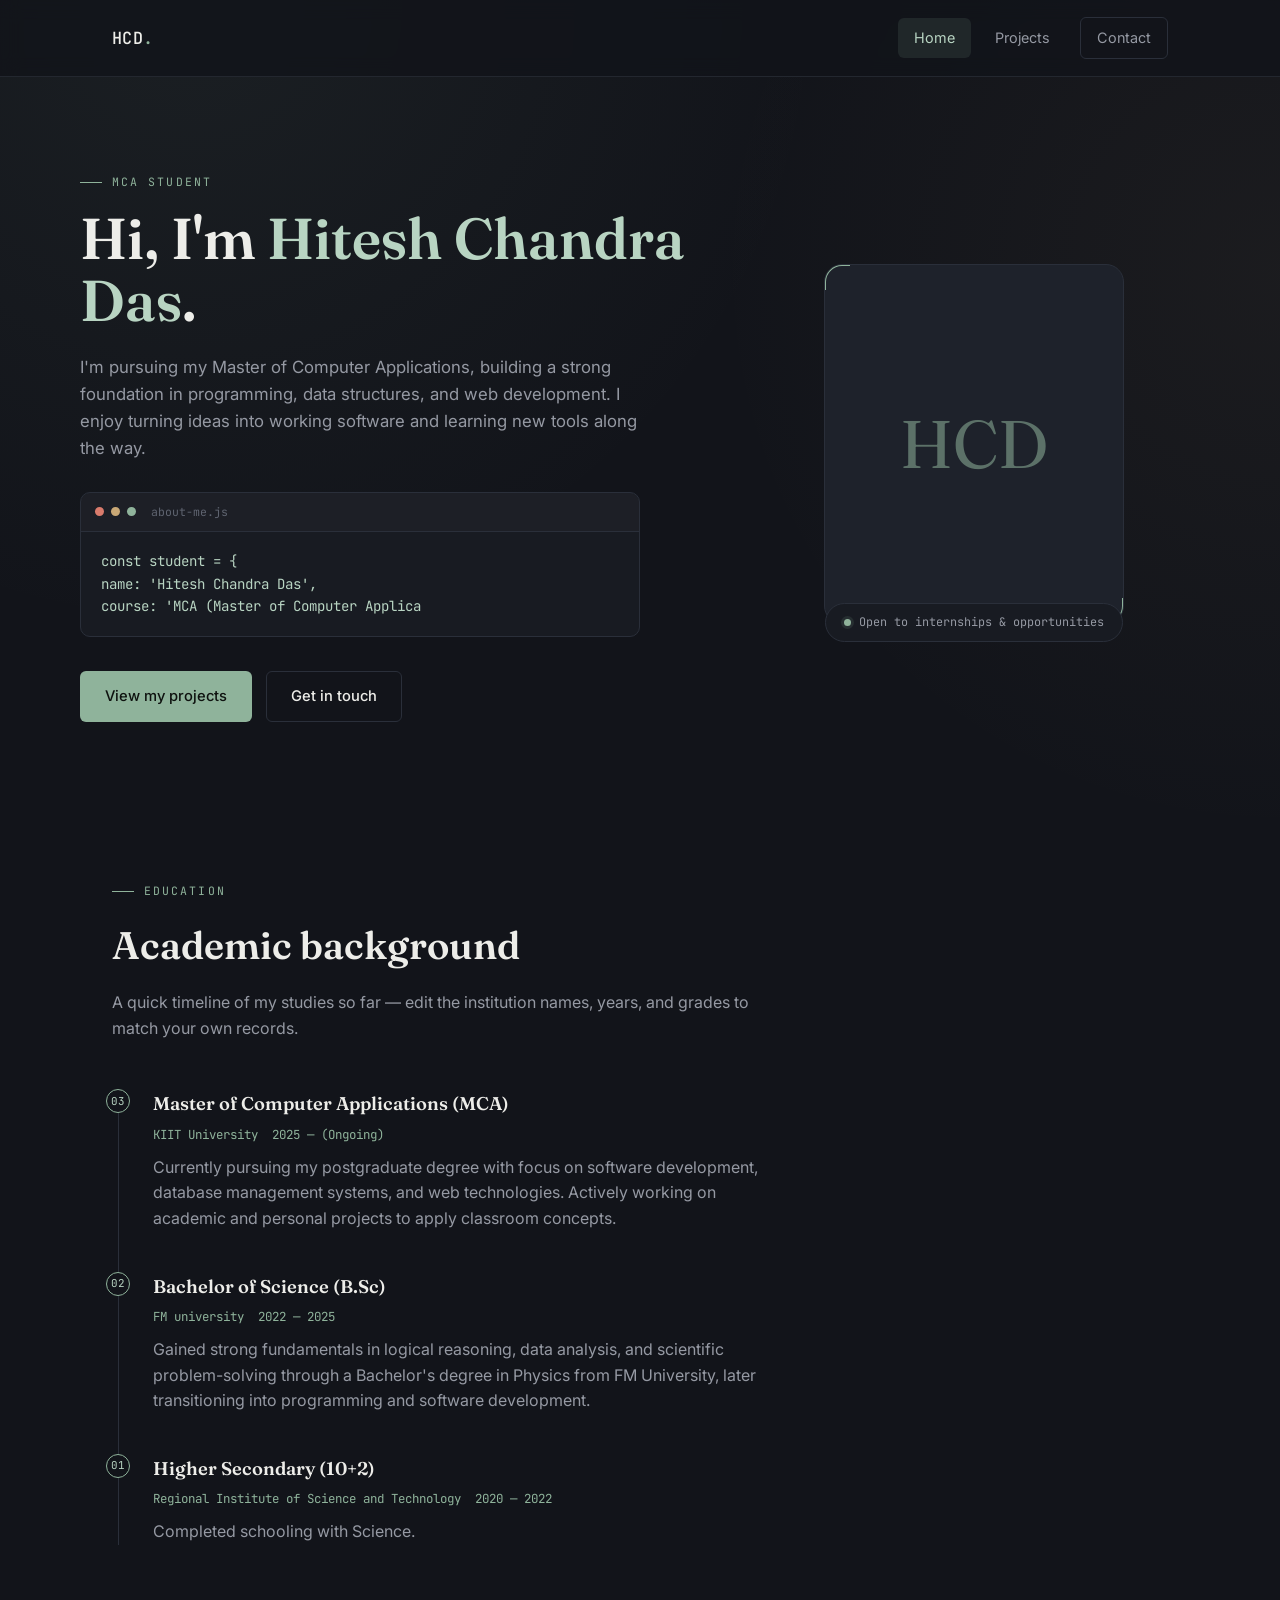
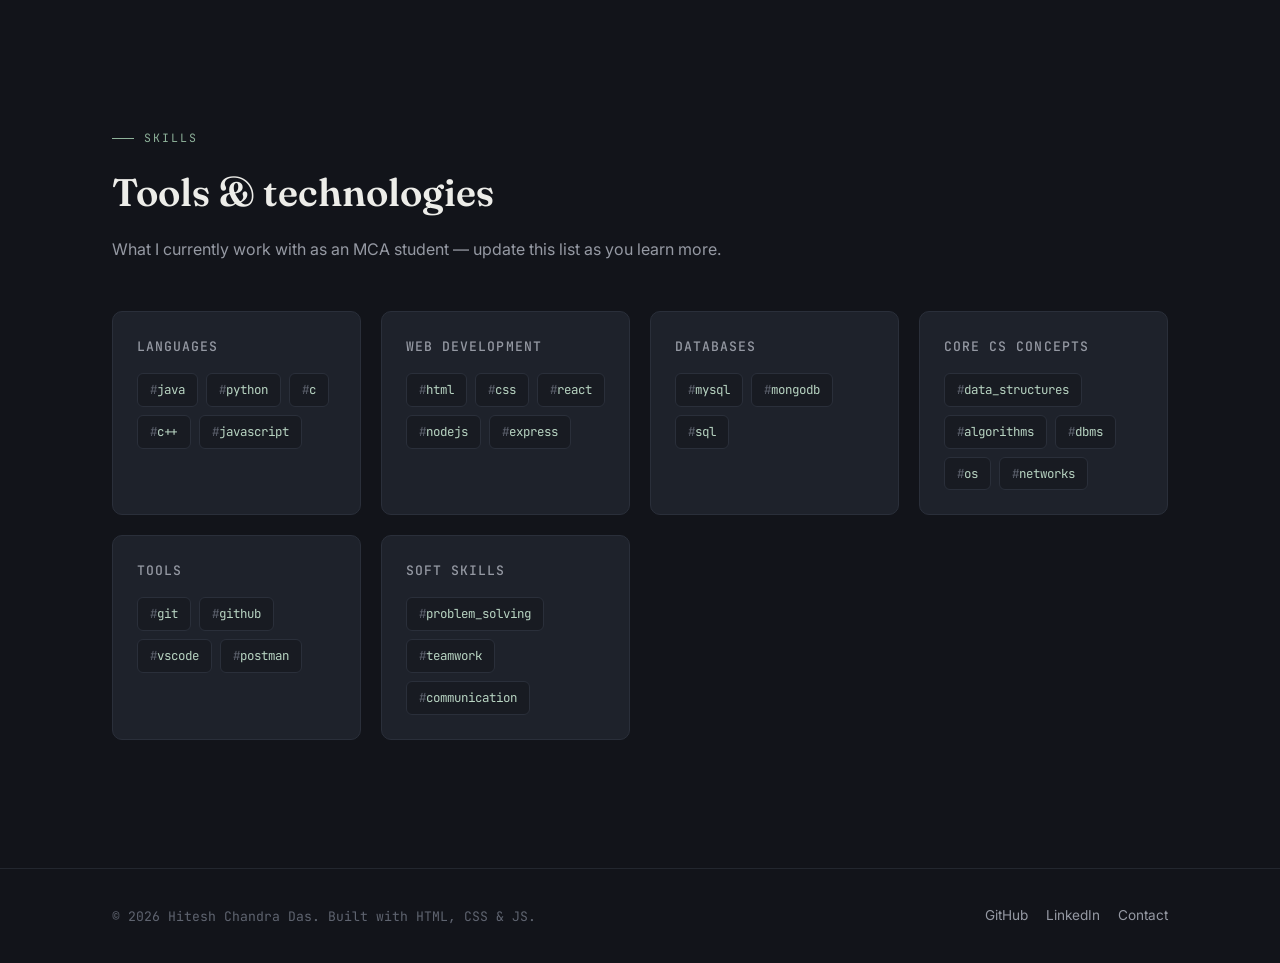
<file: index.html>
<!DOCTYPE html>
<html lang="en">
<head>
<meta charset="UTF-8">
<meta name="viewport" content="width=device-width, initial-scale=1.0">
<title>Hitesh Chandra Das — MCA Student &amp; Developer</title>
<meta name="description" content="Portfolio of Hitesh Chandra Das, MCA student — education, skills, and projects.">

<link rel="preconnect" href="https://fonts.googleapis.com">
<link rel="preconnect" href="https://fonts.gstatic.com" crossorigin>
<link href="https://fonts.googleapis.com/css2?family=Fraunces:opsz,wght@9..144,500;9..144,600;9..144,700&family=Inter:wght@400;500;600&family=JetBrains+Mono:wght@400;500&display=swap" rel="stylesheet">

<link rel="stylesheet" href="css/style.css">
</head>
<body>

<header class="site-header">
  <div class="wrap">
    <a href="index.html" class="logo">HCD<span>.</span></a>
    <nav class="nav-links">
      <a href="index.html" data-page="index.html">Home</a>
      <a href="projects.html" data-page="projects.html">Projects</a>
      <a href="contact.html" data-page="contact.html" class="nav-cta">Contact</a>
    </nav>
    <button class="nav-toggle" aria-label="Toggle menu" aria-expanded="false">
      <svg width="18" height="14" viewBox="0 0 18 14" fill="none"><path d="M0 1H18M0 7H18M0 13H18" stroke="currentColor" stroke-width="1.5"/></svg>
    </button>
  </div>
</header>

<main>

  <!-- ============ HERO ============ -->
  <section class="hero wrap">
    <div class="hero-copy">
      <span class="eyebrow">MCA Student</span>
      <h1>Hi, I'm <em>Hitesh Chandra Das</em>.</h1>
      <p class="hero-intro">
        I'm pursuing my Master of Computer Applications, building a strong foundation in
        programming, data structures, and web development. I enjoy turning ideas into
        working software and learning new tools along the way.
      </p>

      <div class="terminal">
        <div class="terminal-bar">
          <span class="terminal-dot"></span>
          <span class="terminal-dot"></span>
          <span class="terminal-dot"></span>
          <span class="terminal-label">about-me.js</span>
        </div>
        <div class="terminal-body"><!-- filled by script.js --></div>
      </div>

      <div class="hero-actions">
        <a href="projects.html" class="btn btn-primary">View my projects</a>
        <a href="contact.html" class="btn btn-ghost">Get in touch</a>
      </div>
    </div>

    <div class="hero-photo">
      <div class="photo-frame">
        <!-- Replace this with your own photo:
             put an image at assets/profile.jpg (or .png) and
             uncomment the <img> tag below, then remove the
             .photo-fallback div. -->
        <!-- <img src="assets/profile.jpg" alt="Photo of Hitesh Chandra Das"> -->
        <span class="photo-fallback">HCD</span>
        <span class="photo-corner tl"></span>
        <span class="photo-corner br"></span>
      </div>
      <div class="status-chip">
        <span class="status-dot"></span>
        Open to internships &amp; opportunities
      </div>
    </div>
  </section>

  <!-- ============ EDUCATION ============ -->
  <section class="education">
    <div class="wrap">
      <div class="section-head" data-reveal>
        <span class="eyebrow">Education</span>
        <h2>Academic background</h2>
        <p>A quick timeline of my studies so far — edit the institution names, years, and grades to match your own records.</p>
      </div>

      <div class="timeline">
        <div class="timeline-item" data-index="03" data-reveal>
          <h3>Master of Computer Applications (MCA)</h3>
          <div class="timeline-meta">
            <span>KIIT University</span>
            <span>2025 —  (Ongoing)</span>
          </div>
          <p class="desc">
            Currently pursuing my postgraduate degree with focus on software development,
            database management systems, and web technologies. Actively working on academic
            and personal projects to apply classroom concepts.
          </p>
        </div>

        <div class="timeline-item" data-index="02" data-reveal>
          <h3>Bachelor of Science (B.Sc)</h3>
          <div class="timeline-meta">
            <span>FM university</span>
            <span>2022 — 2025</span>
          </div>
          <p class="desc">
            Gained strong fundamentals in logical reasoning, data analysis, and
            scientific problem-solving through a Bachelor's degree in
            Physics from FM University, later transitioning into
            programming and software development.
          </p>
        </div>

        <div class="timeline-item" data-index="01" data-reveal>
          <h3>Higher Secondary (10+2)</h3>
          <div class="timeline-meta">
            <span>Regional Institute of Science and Technology</span>
            <span>2020 — 2022</span>
          </div>
          <p class="desc">
            Completed schooling with Science.
          </p>
        </div>
      </div>
    </div>
  </section>

  <!-- ============ SKILLS ============ -->
  <section class="skills">
    <div class="wrap">
      <div class="section-head" data-reveal>
        <span class="eyebrow">Skills</span>
        <h2>Tools &amp; technologies</h2>
        <p>What I currently work with as an MCA student — update this list as you learn more.</p>
      </div>

      <div class="skills-grid">
        <div class="skill-card" data-reveal>
          <h3>Languages</h3>
          <div class="chip-row">
            <span class="chip">java</span>
            <span class="chip">python</span>
            <span class="chip">c</span>
            <span class="chip">c++</span>
            <span class="chip">javascript</span>
          </div>
        </div>

        <div class="skill-card" data-reveal>
          <h3>Web Development</h3>
          <div class="chip-row">
            <span class="chip">html</span>
            <span class="chip">css</span>
            <span class="chip">react</span>
            <span class="chip">nodejs</span>
            <span class="chip">express</span>
          </div>
        </div>

        <div class="skill-card" data-reveal>
          <h3>Databases</h3>
          <div class="chip-row">
            <span class="chip">mysql</span>
            <span class="chip">mongodb</span>
            <span class="chip">sql</span>
          </div>
        </div>

        <div class="skill-card" data-reveal>
          <h3>Core CS Concepts</h3>
          <div class="chip-row">
            <span class="chip">data_structures</span>
            <span class="chip">algorithms</span>
            <span class="chip">dbms</span>
            <span class="chip">os</span>
            <span class="chip">networks</span>
          </div>
        </div>

        <div class="skill-card" data-reveal>
          <h3>Tools</h3>
          <div class="chip-row">
            <span class="chip">git</span>
            <span class="chip">github</span>
            <span class="chip">vscode</span>
            <span class="chip">postman</span>
          </div>
        </div>

        <div class="skill-card" data-reveal>
          <h3>Soft Skills</h3>
          <div class="chip-row">
            <span class="chip">problem_solving</span>
            <span class="chip">teamwork</span>
            <span class="chip">communication</span>
          </div>
        </div>
      </div>
    </div>
  </section>

</main>

<footer class="site-footer">
  <div class="wrap">
    <span class="footer-note">&copy; 2026 Hitesh Chandra Das. Built with HTML, CSS &amp; JS.</span>
    <div class="social-links">
      <a href="https://github.com/mrhiteshdas" target="_blank" rel="noopener">GitHub</a>
      <a href="https://linkedin.com/in/dashitesh" target="_blank" rel="noopener">LinkedIn</a>
      <a href="contact.html">Contact</a>
    </div>
  </div>
</footer>

<script src="js/script.js"></script>
</body>
</html>
</file>
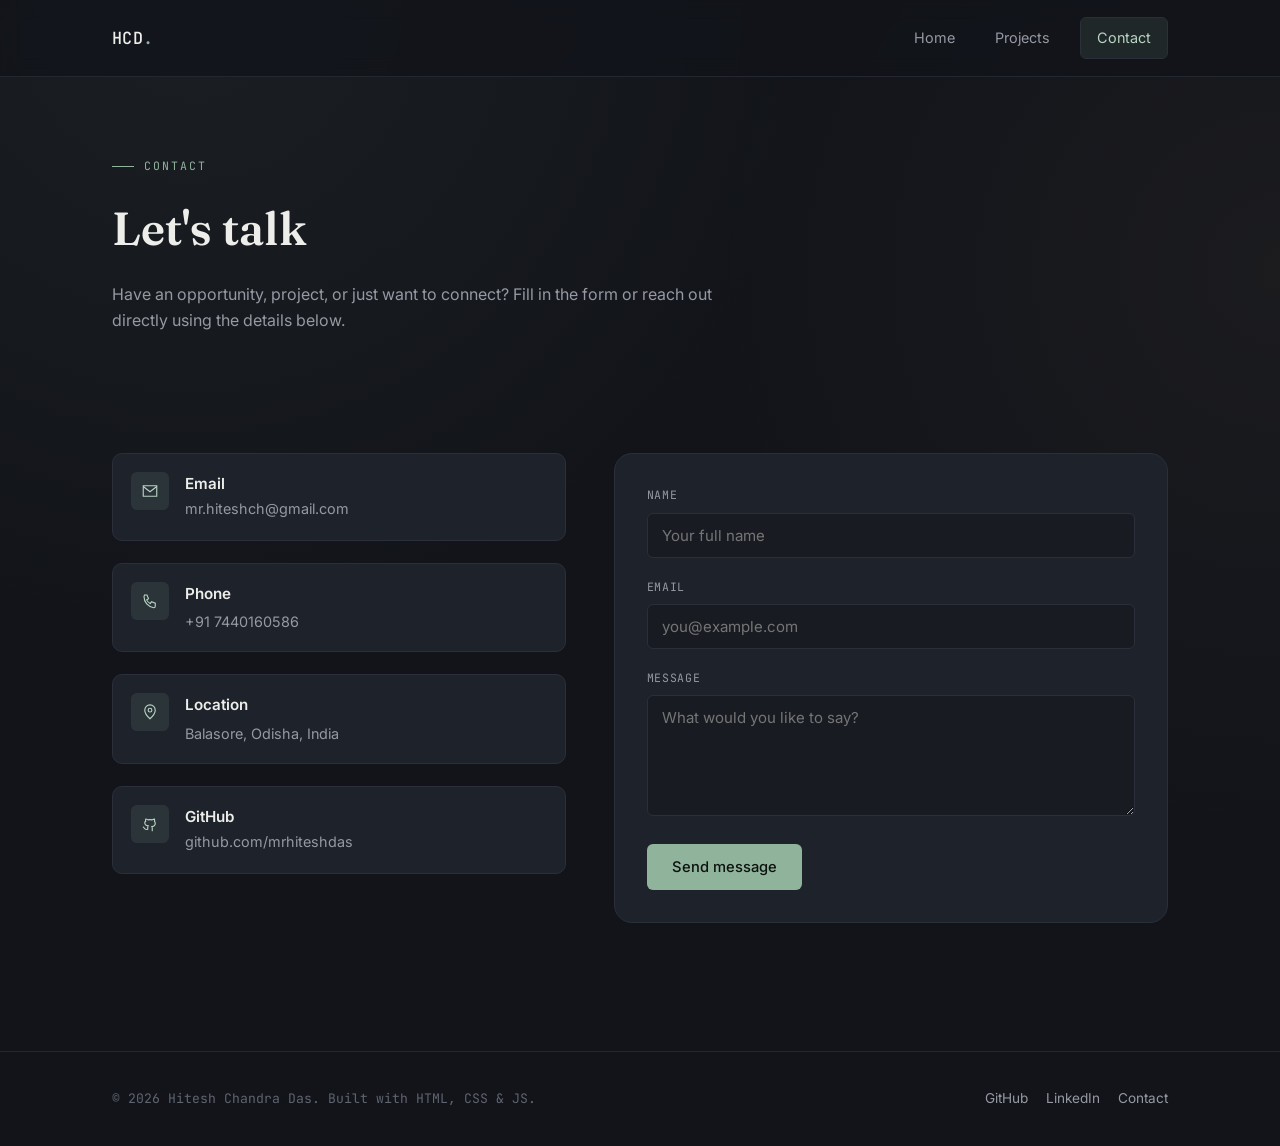
<file: contact.html>
<!DOCTYPE html>
<html lang="en">
<head>
<meta charset="UTF-8">
<meta name="viewport" content="width=device-width, initial-scale=1.0">
<title>Contact — Hitesh Chandra Das</title>
<meta name="description" content="Get in touch with Hitesh Chandra Das.">

<link rel="preconnect" href="https://fonts.googleapis.com">
<link rel="preconnect" href="https://fonts.gstatic.com" crossorigin>
<link href="https://fonts.googleapis.com/css2?family=Fraunces:opsz,wght@9..144,500;9..144,600;9..144,700&family=Inter:wght@400;500;600&family=JetBrains+Mono:wght@400;500&display=swap" rel="stylesheet">

<link rel="stylesheet" href="css/style.css">
</head>
<body>

<header class="site-header">
  <div class="wrap">
    <a href="index.html" class="logo">HCD<span>.</span></a>
    <nav class="nav-links">
      <a href="index.html" data-page="index.html">Home</a>
      <a href="projects.html" data-page="projects.html">Projects</a>
      <a href="contact.html" data-page="contact.html" class="nav-cta">Contact</a>
    </nav>
    <button class="nav-toggle" aria-label="Toggle menu" aria-expanded="false">
      <svg width="18" height="14" viewBox="0 0 18 14" fill="none"><path d="M0 1H18M0 7H18M0 13H18" stroke="currentColor" stroke-width="1.5"/></svg>
    </button>
  </div>
</header>

<main>
  <section class="page-hero">
    <div class="wrap">
      <span class="eyebrow">Contact</span>
      <h1>Let's talk</h1>
      <p>
        Have an opportunity, project, or just want to connect? Fill in the form
        or reach out directly using the details below.
      </p>
    </div>
  </section>

  <section class="contact">
    <div class="wrap">
      <div class="contact-grid">

        <div class="contact-info-list">
          <div class="contact-info-item" data-reveal>
            <span class="icon">
              <svg width="18" height="18" viewBox="0 0 24 24" fill="none"><path d="M3 5h18v14H3V5Z" stroke="currentColor" stroke-width="1.5"/><path d="m3 6 9 7 9-7" stroke="currentColor" stroke-width="1.5"/></svg>
            </span>
            <div>
              <h4>Email</h4>
              <a href="mailto:mr.hiteshch@gmail.com">mr.hiteshch@gmail.com</a>
            </div>
          </div>

          <div class="contact-info-item" data-reveal>
            <span class="icon">
              <svg width="18" height="18" viewBox="0 0 24 24" fill="none"><path d="M4 4h4l2 5-2.5 1.5a11 11 0 0 0 5 5L14 13l5 2v4a2 2 0 0 1-2 2A15 15 0 0 1 4 6a2 2 0 0 1 2-2Z" stroke="currentColor" stroke-width="1.5"/></svg>
            </span>
            <div>
              <h4>Phone</h4>
              <p>+91 7440160586</p>
            </div>
          </div>

          <div class="contact-info-item" data-reveal>
            <span class="icon">
              <svg width="18" height="18" viewBox="0 0 24 24" fill="none"><path d="M12 21s7-6.5 7-11.5A7 7 0 0 0 5 9.5C5 14.5 12 21 12 21Z" stroke="currentColor" stroke-width="1.5"/><circle cx="12" cy="9.5" r="2.5" stroke="currentColor" stroke-width="1.5"/></svg>
            </span>
            <div>
              <h4>Location</h4>
              <p>Balasore, Odisha, India</p>
            </div>
          </div>

          <div class="contact-info-item" data-reveal>
            <span class="icon">
              <svg width="18" height="18" viewBox="0 0 24 24" fill="none"><path d="M9 19c-4.5 1.5-4.5-2.5-6-3m12 5v-3.5c0-1 .1-1.4-.5-2 2-.2 4.5-1 4.5-4.5 0-1-.4-1.9-1-2.6.1-.3.4-1.4-.1-2.9 0 0-.9-.3-3 1a10 10 0 0 0-5.6 0c-2.1-1.3-3-1-3-1-.5 1.5-.2 2.6-.1 2.9A4 4 0 0 0 5 9.9c0 3.5 2.5 4.3 4.5 4.5-.4.4-.5.9-.5 1.5V19" stroke="currentColor" stroke-width="1.5" stroke-linecap="round"/></svg>
            </span>
            <div>
              <h4>GitHub</h4>
              <a href="https://github.com/mrhiteshdas" target="_blank" rel="noopener">github.com/mrhiteshdas</a>
            </div>
          </div>
        </div>

        <form class="contact-form" id="contact-form" data-destination-email="mr.hiteshch@gmail.com" data-reveal>
          <div class="form-row">
            <label for="name">Name</label>
            <input type="text" id="name" name="name" placeholder="Your full name">
            <span class="error">Please enter your name.</span>
          </div>

          <div class="form-row">
            <label for="email">Email</label>
            <input type="email" id="email" name="email" placeholder="you@example.com">
            <span class="error">Please enter a valid email address.</span>
          </div>

          <div class="form-row">
            <label for="message">Message</label>
            <textarea id="message" name="message" rows="5" placeholder="What would you like to say?"></textarea>
            <span class="error">Message should be at least 10 characters.</span>
          </div>

          <button type="submit" class="btn btn-primary">Send message</button>
          <p class="form-status"></p>
        </form>

      </div>
    </div>
  </section>
</main>

<footer class="site-footer">
  <div class="wrap">
    <span class="footer-note">&copy; 2026 Hitesh Chandra Das. Built with HTML, CSS &amp; JS.</span>
    <div class="social-links">
      <a href="https://github.com/mrhiteshdas" target="_blank" rel="noopener">GitHub</a>
      <a href="https://linkedin.com/in/dashitesh" target="_blank" rel="noopener">LinkedIn</a>
      <a href="contact.html">Contact</a>
    </div>
  </div>
</footer>

<script src="js/script.js"></script>
</body>
</html>
</file>
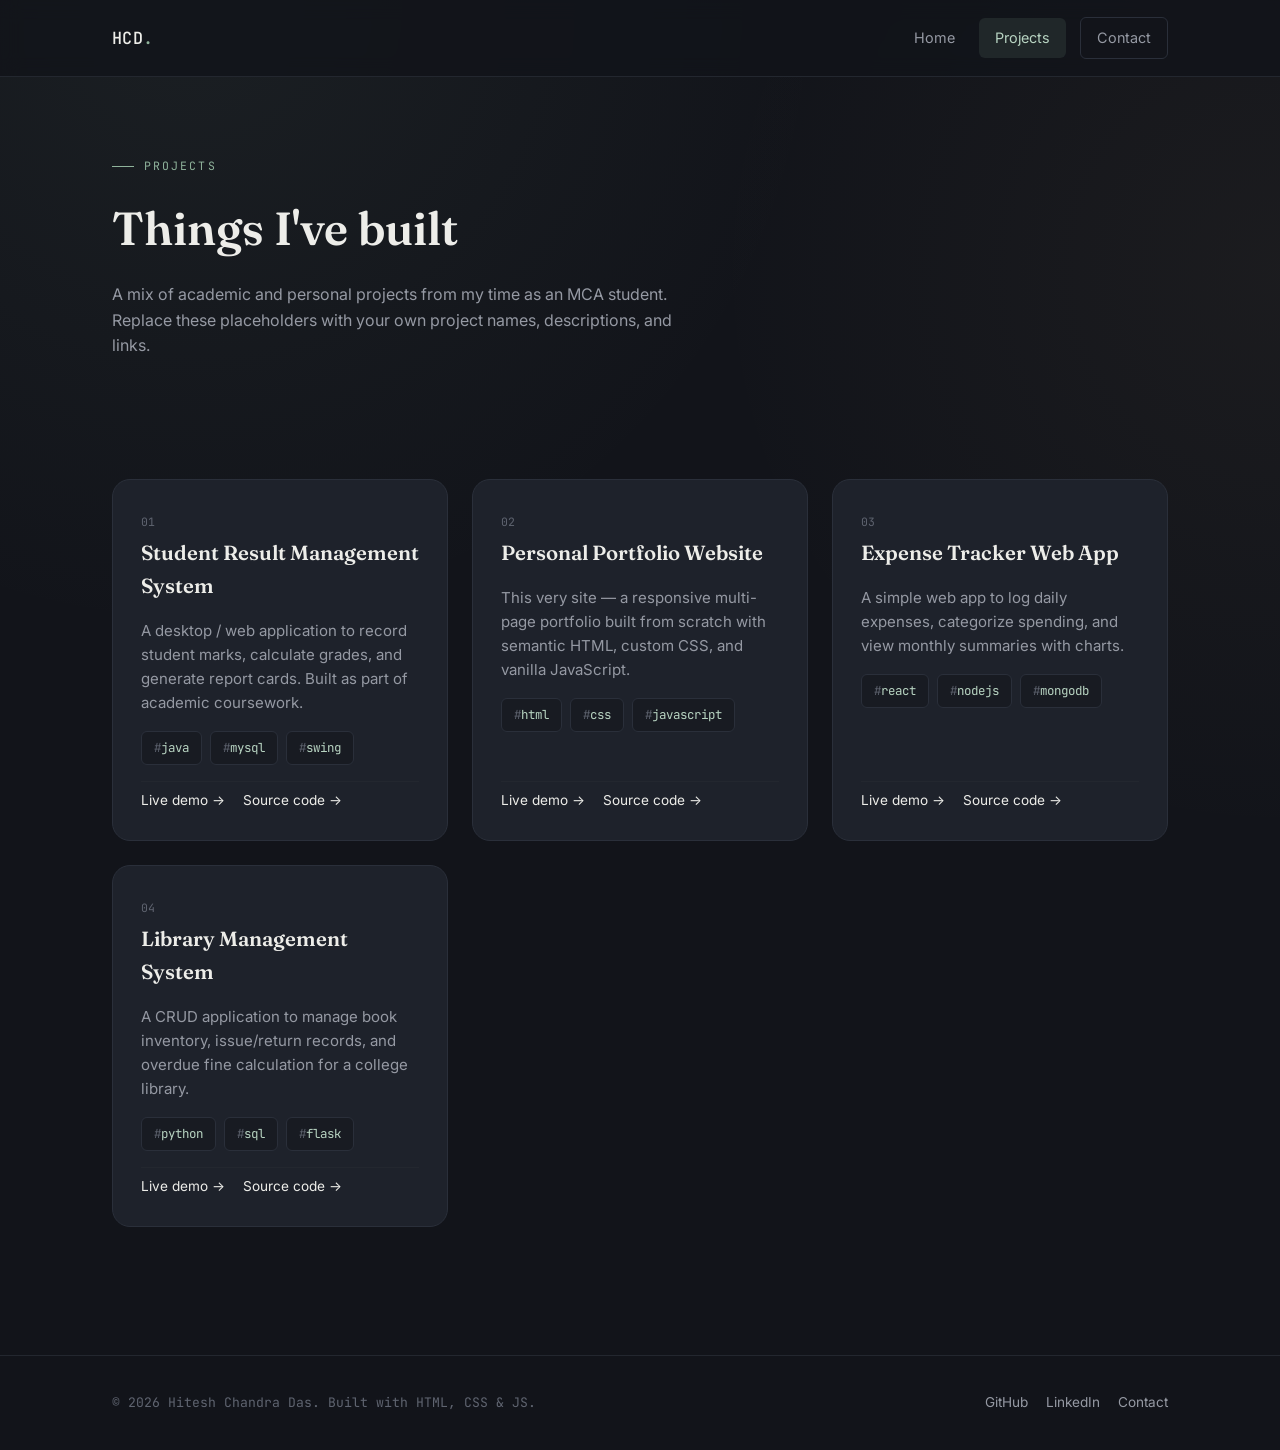
<file: projects.html>
<!DOCTYPE html>
<html lang="en">
<head>
<meta charset="UTF-8">
<meta name="viewport" content="width=device-width, initial-scale=1.0">
<title>Projects — Hitesh Chandra Das</title>
<meta name="description" content="Projects built by Hitesh Chandra Das, MCA student.">

<link rel="preconnect" href="https://fonts.googleapis.com">
<link rel="preconnect" href="https://fonts.gstatic.com" crossorigin>
<link href="https://fonts.googleapis.com/css2?family=Fraunces:opsz,wght@9..144,500;9..144,600;9..144,700&family=Inter:wght@400;500;600&family=JetBrains+Mono:wght@400;500&display=swap" rel="stylesheet">

<link rel="stylesheet" href="css/style.css">
</head>
<body>

<header class="site-header">
  <div class="wrap">
    <a href="index.html" class="logo">HCD<span>.</span></a>
    <nav class="nav-links">
      <a href="index.html" data-page="index.html">Home</a>
      <a href="projects.html" data-page="projects.html">Projects</a>
      <a href="contact.html" data-page="contact.html" class="nav-cta">Contact</a>
    </nav>
    <button class="nav-toggle" aria-label="Toggle menu" aria-expanded="false">
      <svg width="18" height="14" viewBox="0 0 18 14" fill="none"><path d="M0 1H18M0 7H18M0 13H18" stroke="currentColor" stroke-width="1.5"/></svg>
    </button>
  </div>
</header>

<main>
  <section class="page-hero">
    <div class="wrap">
      <span class="eyebrow">Projects</span>
      <h1>Things I've built</h1>
      <p>
        A mix of academic and personal projects from my time as an MCA student.
        Replace these placeholders with your own project names, descriptions, and links.
      </p>
    </div>
  </section>

  <section class="projects-list">
    <div class="wrap">
      <div class="project-grid">

        <article class="project-card" data-reveal>
          <div class="project-top">
            <div>
              <span class="project-index">01</span>
              <h3>Student Result Management System</h3>
            </div>
          </div>
          <p class="desc">
            A desktop / web application to record student marks, calculate grades, and
            generate report cards. Built as part of academic coursework.
          </p>
          <div class="project-tags">
            <span class="chip">java</span>
            <span class="chip">mysql</span>
            <span class="chip">swing</span>
          </div>
          <div class="project-links">
            <a href="#" target="_blank" rel="noopener">Live demo →</a>
            <a href="#" target="_blank" rel="noopener">Source code →</a>
          </div>
        </article>

        <article class="project-card" data-reveal>
          <div class="project-top">
            <div>
              <span class="project-index">02</span>
              <h3>Personal Portfolio Website</h3>
            </div>
          </div>
          <p class="desc">
            This very site — a responsive multi-page portfolio built from scratch
            with semantic HTML, custom CSS, and vanilla JavaScript.
          </p>
          <div class="project-tags">
            <span class="chip">html</span>
            <span class="chip">css</span>
            <span class="chip">javascript</span>
          </div>
          <div class="project-links">
            <a href="#" target="_blank" rel="noopener">Live demo →</a>
            <a href="#" target="_blank" rel="noopener">Source code →</a>
          </div>
        </article>

        <article class="project-card" data-reveal>
          <div class="project-top">
            <div>
              <span class="project-index">03</span>
              <h3>Expense Tracker Web App</h3>
            </div>
          </div>
          <p class="desc">
            A simple web app to log daily expenses, categorize spending, and view
            monthly summaries with charts.
          </p>
          <div class="project-tags">
            <span class="chip">react</span>
            <span class="chip">nodejs</span>
            <span class="chip">mongodb</span>
          </div>
          <div class="project-links">
            <a href="#" target="_blank" rel="noopener">Live demo →</a>
            <a href="#" target="_blank" rel="noopener">Source code →</a>
          </div>
        </article>

        <article class="project-card" data-reveal>
          <div class="project-top">
            <div>
              <span class="project-index">04</span>
              <h3>Library Management System</h3>
            </div>
          </div>
          <p class="desc">
            A CRUD application to manage book inventory, issue/return records, and
            overdue fine calculation for a college library.
          </p>
          <div class="project-tags">
            <span class="chip">python</span>
            <span class="chip">sql</span>
            <span class="chip">flask</span>
          </div>
          <div class="project-links">
            <a href="#" target="_blank" rel="noopener">Live demo →</a>
            <a href="#" target="_blank" rel="noopener">Source code →</a>
          </div>
        </article>

      </div>
    </div>
  </section>
</main>

<footer class="site-footer">
  <div class="wrap">
    <span class="footer-note">&copy; 2026 Hitesh Chandra Das. Built with HTML, CSS &amp; JS.</span>
    <div class="social-links">
      <a href="https://github.com/your-username" target="_blank" rel="noopener">GitHub</a>
      <a href="https://linkedin.com/in/your-username" target="_blank" rel="noopener">LinkedIn</a>
      <a href="contact.html">Contact</a>
    </div>
  </div>
</footer>

<script src="js/script.js"></script>
</body>
</html>
</file>
<file: css/style.css>
/* =============================================================
   Hitesh Chandra Das — Portfolio
   Design tokens
   ============================================================= */
:root {
  --bg:            #12141a;
  --bg-alt:        #181b22;
  --surface:       #1e222b;
  --surface-hover: #262b36;
  --border:        #2a2f3a;
  --border-soft:   #23272f;

  --text:          #edede9;
  --text-muted:    #9599a3;
  --text-faint:    #5f6470;

  --accent:        #8fb39b;   /* muted sage green */
  --accent-strong: #b8d4c2;
  --accent-dim:    rgba(143, 179, 155, 0.12);
  --gold:          #c9a876;   /* soft brass, used sparingly */

  --font-display: 'Fraunces', Georgia, serif;
  --font-body:    'Inter', -apple-system, BlinkMacSystemFont, sans-serif;
  --font-mono:    'JetBrains Mono', 'Courier New', monospace;

  --max-width: 1120px;
  --radius-sm: 6px;
  --radius-md: 10px;
  --radius-lg: 18px;

  color-scheme: dark;
}

/* =============================================================
   Reset
   ============================================================= */
*, *::before, *::after { box-sizing: border-box; }

html { scroll-behavior: smooth; }

@media (prefers-reduced-motion: reduce) {
  html { scroll-behavior: auto; }
  *, *::before, *::after {
    animation-duration: 0.01ms !important;
    animation-iteration-count: 1 !important;
    transition-duration: 0.01ms !important;
  }
}

body {
  margin: 0;
  background: var(--bg);
  color: var(--text);
  font-family: var(--font-body);
  font-size: 16px;
  line-height: 1.6;
  -webkit-font-smoothing: antialiased;
  background-image:
    radial-gradient(circle at 15% 0%, rgba(143, 179, 155, 0.07), transparent 45%),
    radial-gradient(circle at 100% 30%, rgba(201, 168, 118, 0.05), transparent 40%);
  background-attachment: fixed;
}

img { max-width: 100%; display: block; }
a { color: inherit; text-decoration: none; }
ul { list-style: none; margin: 0; padding: 0; }
h1, h2, h3, h4 { font-family: var(--font-display); margin: 0; font-weight: 600; }
p { margin: 0; }
button { font-family: inherit; cursor: pointer; }
::selection { background: var(--accent); color: #10120f; }

:focus-visible {
  outline: 2px solid var(--accent);
  outline-offset: 3px;
  border-radius: 4px;
}

/* =============================================================
   Layout helpers
   ============================================================= */
.wrap {
  max-width: var(--max-width);
  margin: 0 auto;
  padding: 0 32px;
}

.eyebrow {
  font-family: var(--font-mono);
  font-size: 0.72rem;
  letter-spacing: 0.18em;
  text-transform: uppercase;
  color: var(--accent);
  display: inline-flex;
  align-items: center;
  gap: 10px;
}

.eyebrow::before {
  content: '';
  width: 22px;
  height: 1px;
  background: var(--accent);
  display: inline-block;
}

section { padding: 88px 0; }

.section-head { margin-bottom: 48px; max-width: 640px; }

.section-head h2 {
  font-size: clamp(1.7rem, 3vw, 2.4rem);
  margin-top: 14px;
  color: var(--text);
}

.section-head p {
  margin-top: 14px;
  color: var(--text-muted);
  font-size: 1rem;
}

/* =============================================================
   Header / Nav
   ============================================================= */
.site-header {
  position: sticky;
  top: 0;
  z-index: 50;
  background: rgba(18, 20, 26, 0.82);
  backdrop-filter: blur(10px);
  border-bottom: 1px solid var(--border-soft);
}

.site-header .wrap {
  display: flex;
  align-items: center;
  justify-content: space-between;
  height: 76px;
  position: relative;
}

.logo {
  font-family: var(--font-mono);
  font-size: 1.05rem;
  font-weight: 500;
  letter-spacing: 0.02em;
  color: var(--text);
}

.logo span { color: var(--accent); }

.nav-links { display: flex; align-items: center; gap: 8px; }

.nav-links a {
  font-size: 0.9rem;
  color: var(--text-muted);
  padding: 8px 16px;
  border-radius: var(--radius-sm);
  transition: color 0.2s ease, background 0.2s ease;
}

.nav-links a:hover { color: var(--text); background: var(--surface); }

.nav-links a.active {
  color: var(--accent-strong);
  background: var(--accent-dim);
}

.nav-cta { border: 1px solid var(--border); margin-left: 6px; }
.nav-cta:hover { border-color: var(--accent); }

.nav-toggle {
  display: none;
  background: none;
  border: 1px solid var(--border);
  border-radius: var(--radius-sm);
  color: var(--text);
  width: 40px;
  height: 40px;
  align-items: center;
  justify-content: center;
}

/* =============================================================
   Hero
   ============================================================= */
.hero {
  padding: 88px 0 64px;
  display: grid;
  grid-template-columns: 1.15fr 0.85fr;
  gap: 56px;
  align-items: center;
}

.hero-copy h1 {
  font-size: clamp(2.4rem, 5vw, 3.6rem);
  line-height: 1.08;
  margin-top: 16px;
}

.hero-copy h1 em { font-style: normal; color: var(--accent-strong); }

.hero-intro {
  margin-top: 22px;
  color: var(--text-muted);
  font-size: 1.05rem;
  max-width: 52ch;
}

.terminal {
  margin-top: 30px;
  background: var(--bg-alt);
  border: 1px solid var(--border);
  border-radius: var(--radius-md);
  overflow: hidden;
  max-width: 560px;
}

.terminal-bar {
  display: flex;
  align-items: center;
  gap: 7px;
  padding: 10px 14px;
  border-bottom: 1px solid var(--border);
  background: rgba(255,255,255,0.02);
}

.terminal-dot { width: 9px; height: 9px; border-radius: 50%; background: var(--border); }
.terminal-dot:nth-child(1) { background: #d97b6c; }
.terminal-dot:nth-child(2) { background: #c9a876; }
.terminal-dot:nth-child(3) { background: #8fb39b; }

.terminal-label {
  margin-left: 8px;
  font-family: var(--font-mono);
  font-size: 0.72rem;
  color: var(--text-faint);
}

.terminal-body {
  padding: 18px 20px;
  font-family: var(--font-mono);
  font-size: 0.88rem;
  color: var(--accent-strong);
  min-height: 92px;
}

.terminal-body .muted { color: var(--text-faint); }
.terminal-body .string { color: var(--gold); }
.terminal-body .string-line { color: var(--gold); }
.terminal-body .cursor {
  display: inline-block;
  width: 7px;
  height: 1em;
  background: var(--accent);
  margin-left: 2px;
  vertical-align: middle;
  animation: blink 1s steps(1) infinite;
}

@keyframes blink { 50% { opacity: 0; } }

.hero-actions { margin-top: 34px; display: flex; gap: 14px; flex-wrap: wrap; }

.btn {
  display: inline-flex;
  align-items: center;
  gap: 8px;
  padding: 13px 24px;
  border-radius: var(--radius-sm);
  font-size: 0.92rem;
  font-weight: 500;
  border: 1px solid transparent;
  transition: transform 0.2s ease, background 0.2s ease, border-color 0.2s ease, color 0.2s ease;
}

.btn-primary { background: var(--accent); color: #0e120f; }
.btn-primary:hover { background: var(--accent-strong); transform: translateY(-2px); }

.btn-ghost { border-color: var(--border); color: var(--text); }
.btn-ghost:hover { border-color: var(--accent); color: var(--accent-strong); transform: translateY(-2px); }

/* Photo frame */
.hero-photo { position: relative; justify-self: center; }

.photo-frame {
  width: 300px;
  height: 360px;
  border-radius: var(--radius-lg);
  border: 1px solid var(--border);
  background: var(--surface);
  position: relative;
  overflow: hidden;
  display: flex;
  align-items: center;
  justify-content: center;
}

.photo-frame img { width: 100%; height: 100%; object-fit: cover; }

.photo-fallback {
  font-family: var(--font-display);
  font-size: 4.2rem;
  color: var(--accent);
  opacity: 0.55;
}

.photo-corner { position: absolute; width: 26px; height: 26px; border: 2px solid var(--accent); }
.photo-corner.tl { top: -1px; left: -1px; border-right: none; border-bottom: none; border-top-left-radius: var(--radius-lg); }
.photo-corner.br { bottom: -1px; right: -1px; border-left: none; border-top: none; border-bottom-right-radius: var(--radius-lg); }

.status-chip {
  position: absolute;
  bottom: -18px;
  left: 50%;
  transform: translateX(-50%);
  background: var(--bg-alt);
  border: 1px solid var(--border);
  padding: 9px 18px;
  border-radius: 999px;
  font-family: var(--font-mono);
  font-size: 0.74rem;
  color: var(--text-muted);
  display: flex;
  align-items: center;
  gap: 8px;
  white-space: nowrap;
}

.status-dot { width: 7px; height: 7px; border-radius: 50%; background: var(--accent); box-shadow: 0 0 0 3px var(--accent-dim); }

/* =============================================================
   Timeline (Education)
   ============================================================= */
.timeline { border-left: 1px solid var(--border); margin-left: 6px; }

.timeline-item { position: relative; padding: 0 0 40px 34px; }
.timeline-item:last-child { padding-bottom: 0; }

.timeline-item::before {
  content: attr(data-index);
  position: absolute;
  left: -13px;
  top: 0;
  width: 24px;
  height: 24px;
  border-radius: 50%;
  background: var(--bg);
  border: 1px solid var(--accent);
  color: var(--accent-strong);
  font-family: var(--font-mono);
  font-size: 0.68rem;
  display: flex;
  align-items: center;
  justify-content: center;
}

.timeline-item h3 { font-size: 1.15rem; color: var(--text); }

.timeline-meta {
  margin-top: 6px;
  font-family: var(--font-mono);
  font-size: 0.78rem;
  color: var(--accent);
  display: flex;
  gap: 14px;
  flex-wrap: wrap;
}

.timeline-item p.desc { margin-top: 10px; color: var(--text-muted); max-width: 62ch; }

/* =============================================================
   Skills
   ============================================================= */
.skills-grid {
  display: grid;
  grid-template-columns: repeat(auto-fit, minmax(230px, 1fr));
  gap: 20px;
}

.skill-card {
  background: var(--surface);
  border: 1px solid var(--border);
  border-radius: var(--radius-md);
  padding: 24px;
}

.skill-card h3 {
  font-family: var(--font-mono);
  font-size: 0.82rem;
  text-transform: uppercase;
  letter-spacing: 0.08em;
  color: var(--text-muted);
  font-weight: 500;
}

.chip-row { margin-top: 16px; display: flex; flex-wrap: wrap; gap: 8px; }

.chip {
  font-family: var(--font-mono);
  font-size: 0.78rem;
  padding: 6px 12px;
  border-radius: 6px;
  background: var(--bg-alt);
  border: 1px solid var(--border);
  color: var(--accent-strong);
}

.chip::before { content: '#'; color: var(--text-faint); }

/* =============================================================
   Cards / Projects
   ============================================================= */
.project-grid {
  display: grid;
  grid-template-columns: repeat(auto-fit, minmax(300px, 1fr));
  gap: 24px;
}

.project-card {
  background: var(--surface);
  border: 1px solid var(--border);
  border-radius: var(--radius-lg);
  padding: 28px;
  display: flex;
  flex-direction: column;
  gap: 16px;
  transition: border-color 0.2s ease, transform 0.2s ease;
}

.project-card:hover { border-color: var(--accent); transform: translateY(-4px); }

.project-top { display: flex; align-items: flex-start; justify-content: space-between; gap: 12px; }

.project-index { font-family: var(--font-mono); font-size: 0.72rem; color: var(--text-faint); }

.project-card h3 { font-size: 1.28rem; margin-top: 4px; }

.project-card p.desc { color: var(--text-muted); font-size: 0.94rem; }

.project-tags { display: flex; flex-wrap: wrap; gap: 8px; }

.project-links {
  margin-top: auto;
  display: flex;
  gap: 18px;
  padding-top: 8px;
  border-top: 1px solid var(--border-soft);
}

.project-links a { font-size: 0.85rem; color: var(--text); display: inline-flex; align-items: center; gap: 6px; }
.project-links a:hover { color: var(--accent-strong); }

/* =============================================================
   Contact
   ============================================================= */
.contact-grid { display: grid; grid-template-columns: 0.9fr 1.1fr; gap: 48px; }

.contact-info-list { display: flex; flex-direction: column; gap: 22px; }

.contact-info-item {
  display: flex;
  gap: 16px;
  align-items: flex-start;
  padding: 18px;
  background: var(--surface);
  border: 1px solid var(--border);
  border-radius: var(--radius-md);
}

.contact-info-item .icon {
  width: 38px;
  height: 38px;
  border-radius: var(--radius-sm);
  background: var(--accent-dim);
  color: var(--accent-strong);
  display: flex;
  align-items: center;
  justify-content: center;
  flex-shrink: 0;
}

.contact-info-item h4 { font-size: 0.95rem; font-family: var(--font-body); color: var(--text); }
.contact-info-item p, .contact-info-item a { margin-top: 4px; color: var(--text-muted); font-size: 0.9rem; }
.contact-info-item a:hover { color: var(--accent-strong); }

.contact-form {
  background: var(--surface);
  border: 1px solid var(--border);
  border-radius: var(--radius-lg);
  padding: 32px;
}

.form-row { margin-bottom: 20px; }

.form-row label {
  display: block;
  font-family: var(--font-mono);
  font-size: 0.72rem;
  letter-spacing: 0.06em;
  text-transform: uppercase;
  color: var(--text-muted);
  margin-bottom: 8px;
}

.form-row input,
.form-row textarea {
  width: 100%;
  background: var(--bg-alt);
  border: 1px solid var(--border);
  border-radius: var(--radius-sm);
  padding: 12px 14px;
  color: var(--text);
  font-family: var(--font-body);
  font-size: 0.94rem;
  resize: vertical;
  transition: border-color 0.2s ease;
}

.form-row input:focus,
.form-row textarea:focus { border-color: var(--accent); outline: none; }

.form-row .error {
  display: none;
  margin-top: 6px;
  color: #d97b6c;
  font-size: 0.78rem;
  font-family: var(--font-mono);
}

.form-row.invalid input,
.form-row.invalid textarea { border-color: #d97b6c; }
.form-row.invalid .error { display: block; }

.form-status {
  margin-top: 16px;
  font-family: var(--font-mono);
  font-size: 0.82rem;
  color: var(--accent-strong);
  display: none;
}
.form-status.visible { display: block; }

/* =============================================================
   Footer
   ============================================================= */
.site-footer { border-top: 1px solid var(--border-soft); padding: 36px 0; margin-top: 40px; }

.site-footer .wrap {
  display: flex;
  align-items: center;
  justify-content: space-between;
  flex-wrap: wrap;
  gap: 16px;
}

.footer-note { color: var(--text-faint); font-size: 0.82rem; font-family: var(--font-mono); }

.social-links { display: flex; gap: 18px; }
.social-links a { font-size: 0.85rem; color: var(--text-muted); }
.social-links a:hover { color: var(--accent-strong); }

/* =============================================================
   Page intro (Projects / Contact top banners)
   ============================================================= */
.page-hero { padding: 72px 0 32px; }
.page-hero h1 { font-size: clamp(2rem, 4vw, 2.9rem); margin-top: 16px; }
.page-hero p { margin-top: 16px; color: var(--text-muted); max-width: 60ch; }

/* =============================================================
   Responsive
   ============================================================= */
@media (max-width: 880px) {
  .hero { grid-template-columns: 1fr; }
  .hero-photo { order: -1; margin-bottom: 24px; }
  .contact-grid { grid-template-columns: 1fr; }
  .nav-links { display: none; }
  .nav-toggle { display: flex; }

  .site-header.nav-open .nav-links {
    display: flex;
    position: absolute;
    top: 76px;
    left: 0;
    right: 0;
    background: var(--bg-alt);
    border-bottom: 1px solid var(--border);
    flex-direction: column;
    align-items: stretch;
    padding: 12px;
    gap: 4px;
  }
}

@media (max-width: 520px) {
  .wrap { padding: 0 20px; }
  section { padding: 64px 0; }
  .photo-frame { width: 100%; max-width: 280px; height: 320px; }
}
</file>
